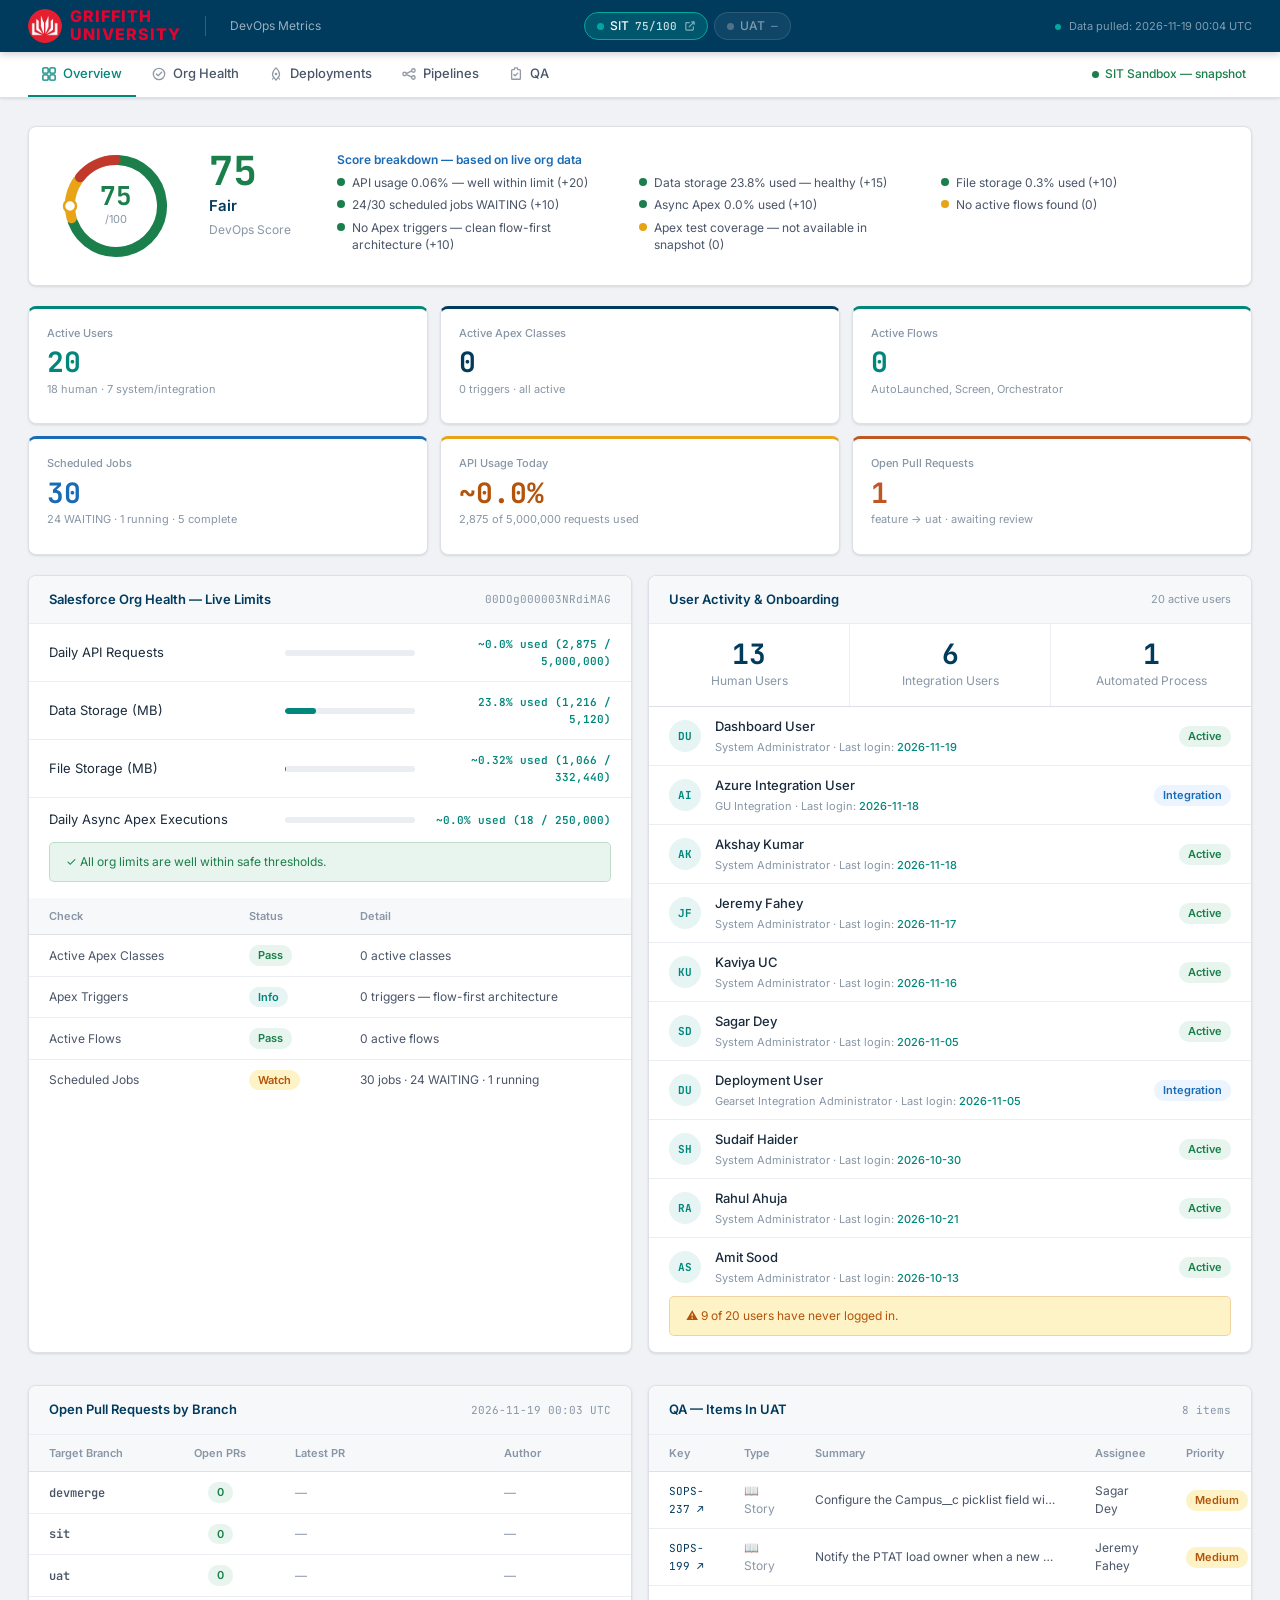
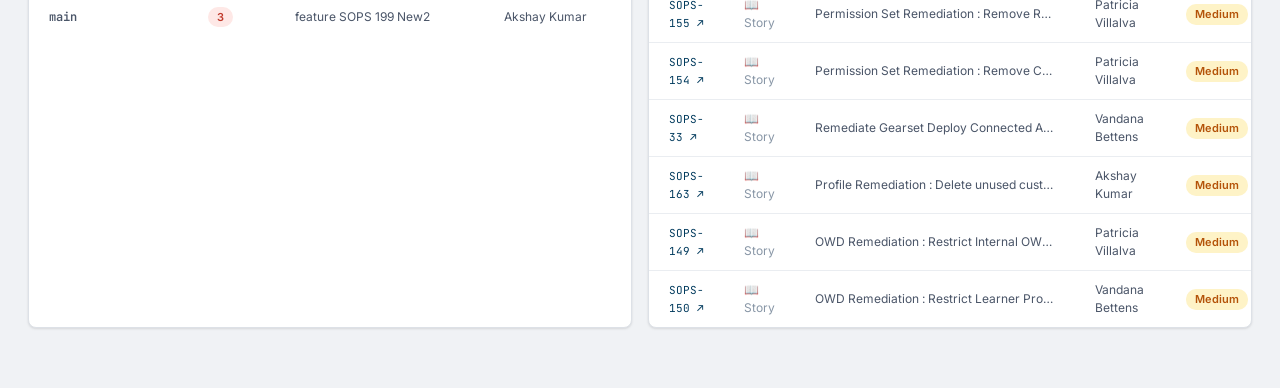
<file: index.html>
<!DOCTYPE html>
<html lang="en">
<head>
  <meta charset="UTF-8" />
  <meta name="viewport" content="width=device-width, initial-scale=1.0" />
  <title>Griffith University — DevOps Metrics</title>
  <link rel="preconnect" href="https://fonts.googleapis.com" />
  <link rel="preconnect" href="https://fonts.gstatic.com" crossorigin />
  <link href="https://fonts.googleapis.com/css2?family=Inter:wght@400;500;600;700&family=JetBrains+Mono:wght@400;600;700&display=swap" rel="stylesheet" />
  <link rel="stylesheet" href="css/style.css" />
</head>
<body>

  <!-- ═══════════════ TOPBAR ═══════════════ -->
  <header class="topbar">
  <div class="topbar-inner">
    <div class="topbar-brand">
      <a class="brand-logo" href="#">
        <img src="assets/GU_Logo.png" alt="Griffith University" class="brand-logo-img" />
        <span class="brand-name"><span>Griffith</span><span class="brand-name-sub">University</span></span>
      </a>
      <div class="topbar-divider"></div>
      <span class="topbar-subtitle">DevOps Metrics</span>
    </div>

    <!-- Org switcher pills -->
    <div class="org-switcher" id="org-switcher">
      <div class="org-pill active" data-org="sit">
        <span class="org-pill-dot"></span>
        SIT
        <span class="org-pill-score" id="pill-score-sit">—</span>
        <a class="org-pill-link" href="https://griffith--sit.sandbox.my.salesforce.com" target="_blank" rel="noopener" title="Open SIT org">
          <svg width="10" height="10" viewBox="0 0 12 12" fill="none"><path d="M5 2H2a1 1 0 0 0-1 1v7a1 1 0 0 0 1 1h7a1 1 0 0 0 1-1V7M8 1h3m0 0v3m0-3L5 7" stroke="currentColor" stroke-width="1.5" stroke-linecap="round" stroke-linejoin="round"/></svg>
        </a>
      </div>
      <div class="org-pill muted" data-org="uat">
        <span class="org-pill-dot"></span>
        UAT
        <span class="org-pill-score" id="pill-score-uat">—</span>
      </div>
    </div>

    <div class="topbar-right">
      <span class="topbar-data-note">
        <span class="dot-live"></span>
        Data pulled: <span id="data-pulled-date">—</span>
      </span>
      <div class="topbar-time" id="topbar-time"></div>
    </div>
  </div>
  </header>

  <!-- ═══════════════ SUB-NAV ═══════════════ -->
  <nav class="subnav">
  <div class="subnav-inner">
    <a href="#overview" class="nav-item active" data-section="overview">
      <svg width="14" height="14" viewBox="0 0 16 16" fill="none"><rect x="1" y="1" width="6" height="6" rx="1" stroke="currentColor" stroke-width="1.5"/><rect x="9" y="1" width="6" height="6" rx="1" stroke="currentColor" stroke-width="1.5"/><rect x="1" y="9" width="6" height="6" rx="1" stroke="currentColor" stroke-width="1.5"/><rect x="9" y="9" width="6" height="6" rx="1" stroke="currentColor" stroke-width="1.5"/></svg>
      Overview
    </a>
    <a href="#sf-health" class="nav-item" data-section="sf-health">
      <svg width="14" height="14" viewBox="0 0 16 16" fill="none"><circle cx="8" cy="8" r="6.5" stroke="currentColor" stroke-width="1.5"/><path d="M5 8l2 2 4-4" stroke="currentColor" stroke-width="1.5" stroke-linecap="round" stroke-linejoin="round"/></svg>
      Org Health
    </a>
    <a href="#sf-deployments" class="nav-item" data-section="sf-deployments">
      <svg width="14" height="14" viewBox="0 0 16 16" fill="none"><path d="M8 1C8 1 4 4.5 4 8.5c0 1.1.4 2.1 1 2.9L8 15l3-3.6c.6-.8 1-1.8 1-2.9C12 4.5 8 1 8 1Z" stroke="currentColor" stroke-width="1.5" stroke-linejoin="round"/><circle cx="8" cy="8" r="1.5" fill="currentColor"/><path d="M5.5 11.5L4 14M10.5 11.5L12 14" stroke="currentColor" stroke-width="1.2" stroke-linecap="round"/></svg>
      Deployments
    </a>
    <a href="#azure-pipelines" class="nav-item" data-section="azure-pipelines">
      <svg width="14" height="14" viewBox="0 0 16 16" fill="none"><circle cx="3" cy="8" r="2" stroke="currentColor" stroke-width="1.5"/><circle cx="13" cy="4" r="2" stroke="currentColor" stroke-width="1.5"/><circle cx="13" cy="12" r="2" stroke="currentColor" stroke-width="1.5"/><path d="M5 7.5l6-3M5 8.5l6 3" stroke="currentColor" stroke-width="1.5"/></svg>
      Pipelines
    </a>
    <a href="#qa" class="nav-item" data-section="qa">
      <svg width="14" height="14" viewBox="0 0 16 16" fill="none"><path d="M6.5 1h3l.5 2h2a1 1 0 0 1 1 1v9a1 1 0 0 1-1 1H4a1 1 0 0 1-1-1V4a1 1 0 0 1 1-1h2l.5-2Z" stroke="currentColor" stroke-width="1.5" stroke-linejoin="round"/><path d="M5.5 8.5l1.5 1.5 3-3" stroke="currentColor" stroke-width="1.5" stroke-linecap="round" stroke-linejoin="round"/></svg>
      QA
    </a>

    <div class="subnav-right">
      <a id="connection-status" class="conn-indicator connected" href="https://griffith--sit.sandbox.my.salesforce.com" target="_blank" rel="noopener" title="Open SIT Org">
        <span class="conn-dot"></span>
        <span class="conn-label">SIT Sandbox — snapshot</span>
      </a>
    </div>
  </div>
  </nav>

  <!-- Auth banner hidden — SIT data is always baked in -->
  <div id="auth-banner" class="auth-banner hidden"></div>

  <!-- ═══════════════ MAIN CONTENT ═══════════════ -->
  <main>

    <!-- ─── OVERVIEW SECTION ─── -->
    <section id="overview" class="section active">

      <!-- Org Health Score Hero -->
      <div class="score-hero">
        <!-- Donut ring -->
        <div class="score-donut-wrap">
          <svg id="donut-svg" viewBox="0 0 110 110" xmlns="http://www.w3.org/2000/svg">
            <!-- Track ring -->
            <circle cx="55" cy="55" r="46" fill="none" stroke="#EAEDF1" stroke-width="10"/>
            <!-- Coloured arc segments drawn by JS as <path> elements -->
          </svg>
          <div class="score-center">
            <span class="score-number" id="score-number">—</span>
            <span class="score-denom">/100</span>
          </div>
        </div>

        <!-- Score label -->
        <div class="score-label-block">
          <span class="score-value-large" id="score-value-large">89</span>
          <span class="score-verdict" id="score-verdict">Healthy</span>
          <span class="score-caption">DevOps Score</span>
        </div>

        <!-- Score breakdown -->
        <div>
          <div class="score-breakdown-title">Score breakdown — based on live org data</div>
          <div class="score-breakdown" id="score-breakdown">
            <div class="breakdown-item"><span class="breakdown-dot green"></span><span>API limits well within threshold (+15)</span></div>
            <div class="breakdown-item"><span class="breakdown-dot green"></span><span>Data &amp; file storage healthy (+10)</span></div>
            <div class="breakdown-item"><span class="breakdown-dot green"></span><span>All 323 flows active (+15)</span></div>
            <div class="breakdown-item"><span class="breakdown-dot green"></span><span>All 7 scheduled jobs WAITING (+10)</span></div>
            <div class="breakdown-item"><span class="breakdown-dot green"></span><span>32 active Apex classes, 0 errors (+10)</span></div>
            <div class="breakdown-item"><span class="breakdown-dot green"></span><span>No triggers — flow-first architecture (+5)</span></div>
            <div class="breakdown-item"><span class="breakdown-dot green"></span><span>No aborted async jobs (+10)</span></div>
            <div class="breakdown-item"><span class="breakdown-dot amber"></span><span>No Apex test results / coverage data</span></div>
          </div>
        </div>
      </div>

      <!-- 6-stat row -->
      <div class="stat-row">
        <div class="stat-card border-teal">
          <div class="stat-label">Active Users</div>
          <div class="stat-value" id="ov-active-users">—</div>
          <div class="stat-sub" id="ov-users-sub">loading…</div>
        </div>
        <div class="stat-card border-navy">
          <div class="stat-label">Active Apex Classes</div>
          <div class="stat-value navy" id="ov-apex-classes">32</div>
          <div class="stat-sub">0 triggers · all active</div>
        </div>
        <div class="stat-card border-teal">
          <div class="stat-label">Active Flows</div>
          <div class="stat-value" id="ov-flows">323</div>
          <div class="stat-sub">AutoLaunched, Screen, Orchestrator</div>
        </div>
        <div class="stat-card border-blue">
          <div class="stat-label">Scheduled Jobs</div>
          <div class="stat-value blue" id="ov-scheduled-jobs">7</div>
          <div class="stat-sub" id="ov-jobs-sub">All in WAITING state</div>
        </div>
        <div class="stat-card border-amber">
          <div class="stat-label">API Usage Today</div>
          <div class="stat-value amber" id="ov-api-today">~0.01%</div>
          <div class="stat-sub" id="ov-api-sub">23 of 441,450 requests used</div>
        </div>
        <div class="stat-card border-orange">
          <div class="stat-label">Open Pull Requests</div>
          <div class="stat-value orange" id="ov-open-prs">1</div>
          <div class="stat-sub" id="ov-pr-sub">feature → uat · awaiting review</div>
        </div>
      </div>

      <div class="two-col">
        <!-- Salesforce Live Limits -->
        <div class="panel">
          <div class="panel-header">
            <span class="panel-title">Salesforce Org Health — Live Limits</span>
            <span class="panel-meta mono" id="limits-org-id">—</span>
          </div>
          <div class="limits-list" id="ov-limits-list">
            <div class="limit-row">
              <span class="limit-name">Daily API Requests</span>
              <div class="limit-bar-wrap">
                <div class="limit-bar"><div class="limit-bar-fill teal" style="width:0.01%"></div></div>
              </div>
              <span class="limit-detail teal" id="lim-api">~0.01% used (23 / 441,450)</span>
            </div>
            <div class="limit-row">
              <span class="limit-name">Data Storage (MB)</span>
              <div class="limit-bar-wrap">
                <div class="limit-bar"><div class="limit-bar-fill teal" style="width:0%"></div></div>
              </div>
              <span class="limit-detail teal" id="lim-data">~0.0% used (0 / 52,537)</span>
            </div>
            <div class="limit-row">
              <span class="limit-name">File Storage (MB)</span>
              <div class="limit-bar-wrap">
                <div class="limit-bar"><div class="limit-bar-fill teal" style="width:0.001%"></div></div>
              </div>
              <span class="limit-detail teal" id="lim-file">~0.0% used (2 / 134,712)</span>
            </div>
            <div class="limit-row">
              <span class="limit-name">Daily Async Apex Executions</span>
              <div class="limit-bar-wrap">
                <div class="limit-bar"><div class="limit-bar-fill teal" style="width:0%"></div></div>
              </div>
              <span class="limit-detail teal" id="lim-async">~0.0% used (0 / 691,800)</span>
            </div>
          </div>
          <div class="ok-banner" id="limits-status-banner">
            ✓ All org limits are well within safe thresholds.
          </div>
          <!-- Checks table -->
          <table class="data-table checks-table" id="ov-checks-table">
            <thead><tr><th>Check</th><th>Status</th><th>Detail</th></tr></thead>
            <tbody id="ov-checks-tbody">
              <tr><td>Active Apex Classes</td><td><span class="badge green">Pass</span></td><td>32 active classes</td></tr>
              <tr><td>Apex Triggers</td><td><span class="badge teal">Info</span></td><td>0 triggers — flow-first architecture</td></tr>
              <tr><td>Active Flows</td><td><span class="badge green">Pass</span></td><td>323 active flows</td></tr>
              <tr><td>Scheduled Jobs</td><td><span class="badge green">Pass</span></td><td>7 jobs, all WAITING</td></tr>
            </tbody>
          </table>
        </div>

        <!-- User Activity & Onboarding -->
        <div class="panel">
          <div class="panel-header">
            <span class="panel-title">User Activity &amp; Onboarding</span>
            <span class="panel-meta" id="ua-active-count">—</span>
          </div>
          <div class="user-type-row">
            <div class="user-type-cell">
              <div class="user-type-count" id="ua-human">—</div>
              <div class="user-type-label">Human Users</div>
            </div>
            <div class="user-type-cell">
              <div class="user-type-count" id="ua-integration">—</div>
              <div class="user-type-label">Integration Users</div>
            </div>
            <div class="user-type-cell">
              <div class="user-type-count" id="ua-automated">—</div>
              <div class="user-type-label">Automated Process</div>
            </div>
          </div>
          <div id="ua-user-list">
            <div class="empty-row" style="padding:16px 0;text-align:center;color:var(--text-muted)">Loading users…</div>
          </div>
          <div class="inline-warning" id="ua-never-warning" style="display:none"></div>
        </div>
      </div>

      <!-- PR by branch + In UAT issues row -->
      <div class="two-col">

        <!-- Open Pull Requests by target branch -->
        <div class="panel">
          <div class="panel-header">
            <span class="panel-title">Open Pull Requests by Branch</span>
            <span class="panel-meta mono" id="ov-pr-fetched">—</span>
          </div>
          <table class="data-table" id="ov-pr-branch-table">
            <thead><tr><th>Target Branch</th><th style="text-align:center">Open PRs</th><th>Latest PR</th><th>Author</th></tr></thead>
            <tbody id="ov-pr-branch-tbody">
              <tr><td colspan="4" class="empty-row">Loading…</td></tr>
            </tbody>
          </table>
        </div>

        <!-- In UAT issues -->
        <div class="panel">
          <div class="panel-header">
            <span class="panel-title">QA — Items In UAT</span>
            <span class="panel-meta mono" id="ov-uat-count">—</span>
          </div>
          <table class="data-table" id="ov-uat-table">
            <thead><tr><th>Key</th><th>Type</th><th>Summary</th><th>Assignee</th><th>Priority</th></tr></thead>
            <tbody id="ov-uat-tbody">
              <tr><td colspan="5" class="empty-row">Loading…</td></tr>
            </tbody>
          </table>
        </div>

      </div>

    </section>

    <!-- ─── SF ORG HEALTH SECTION ─── -->
    <section id="sf-health" class="section">
      <h2 class="section-heading">Salesforce Org Health</h2>

      <!-- ── Official Salesforce Health Check panel ── -->
      <div class="panel sf-hc-panel">
        <div class="panel-header">
          <span class="panel-title">Salesforce Health Check</span>
          <span class="panel-meta">Security · Salesforce Baseline Standard</span>
        </div>
        <div class="sf-hc-body">
          <!-- Score gauge -->
          <div class="sf-hc-gauge">
            <div class="sf-hc-score-wrap">
              <span class="sf-hc-score-num" id="sf-hc-score">—</span>
              <span class="sf-hc-score-pct">%</span>
            </div>
            <div class="sf-hc-score-label" id="sf-hc-rating">Loading…</div>
            <div class="sf-hc-bar-wrap">
              <div class="sf-hc-bar-track">
                <div class="sf-hc-bar-fill" id="sf-hc-bar" style="width:0%"></div>
              </div>
            </div>
            <div class="sf-hc-version" id="sf-hc-version"></div>
          </div>
          <!-- Risk category breakdown -->
          <div class="sf-hc-risks" id="sf-hc-risk-summary">
            <!-- populated by JS -->
          </div>
        </div>
        <!-- Per-category collapsible sections (High / Medium / Low / Informational) -->
        <div class="sf-hc-categories" id="sf-hc-categories">
          <!-- populated by renderSFHealthCheck() -->
        </div>
      </div>

      <div class="stat-row four-col">
        <div class="stat-card border-teal">
          <div class="stat-label">Daily API Limit</div>
          <div class="stat-value" id="sh-api-pct">—</div>
          <div class="stat-sub" id="sh-api-detail">loading…</div>
          <div class="stat-bar"><div class="stat-bar-fill teal" id="sh-api-bar" style="width:0%"></div></div>
        </div>
        <div class="stat-card border-teal">
          <div class="stat-label">Async Apex (daily)</div>
          <div class="stat-value" id="sh-async-pct">—</div>
          <div class="stat-sub" id="sh-async-detail">loading…</div>
          <div class="stat-bar"><div class="stat-bar-fill teal" id="sh-async-bar" style="width:0%"></div></div>
        </div>
        <div class="stat-card border-teal">
          <div class="stat-label">Data Storage</div>
          <div class="stat-value" id="sh-data-pct">—</div>
          <div class="stat-sub" id="sh-data-detail">loading…</div>
          <div class="stat-bar"><div class="stat-bar-fill teal" id="sh-data-bar" style="width:0%"></div></div>
        </div>
        <div class="stat-card border-teal">
          <div class="stat-label">File Storage</div>
          <div class="stat-value" id="sh-file-pct">—</div>
          <div class="stat-sub" id="sh-file-detail">loading…</div>
          <div class="stat-bar"><div class="stat-bar-fill teal" id="sh-file-bar" style="width:0%"></div></div>
        </div>
      </div>

      <div class="two-col">
        <div class="panel">
          <div class="panel-header"><span class="panel-title">Storage Breakdown</span></div>
          <div class="storage-list" id="sh-storage-list">
            <!-- populated by JS from LIVE_DATA.limits -->
          </div>
        </div>

        <div class="panel">
          <div class="panel-header"><span class="panel-title">User Licence Summary</span></div>
          <div class="stat-row three-col" id="lic-summary-cards" style="padding:0 0 4px 0">
            <div class="stat-card border-navy" style="margin:0">
              <div class="stat-label">Total Allocated</div>
              <div class="stat-value navy" id="lic-total-allocated">—</div>
              <div class="stat-sub">across all licence types</div>
            </div>
            <div class="stat-card border-amber" style="margin:0">
              <div class="stat-label">Total In Use</div>
              <div class="stat-value amber" id="lic-total-used">—</div>
              <div class="stat-sub" id="lic-used-pct">—% utilisation</div>
            </div>
            <div class="stat-card border-red" style="margin:0">
              <div class="stat-label">At Risk (≤10% left)</div>
              <div class="stat-value red" id="lic-at-risk">—</div>
              <div class="stat-sub">licence types near limit</div>
            </div>
          </div>
        </div>
      </div>

      <!-- Licence usage detail panel -->
      <div class="panel">
        <div class="panel-header">
          <span class="panel-title">Licence Usage — SIT Sandbox</span>
        </div>
        <div id="lic-usage-grid" class="lic-usage-grid">
          <!-- populated by JS -->
        </div>
      </div>

      <div class="panel">
        <div class="panel-header">
          <span class="panel-title">Governor Limit Snapshot</span>
          <span class="panel-meta mono" id="sh-governor-time">Last checked: —</span>
        </div>
        <table class="data-table">
          <thead><tr><th>Limit</th><th>Max</th><th>Remaining</th><th>Used %</th><th>Status</th></tr></thead>
          <tbody id="sh-governor-tbody">
            <tr><td>Daily API Requests</td><td class="mono">441,450</td><td class="mono">441,427</td><td class="mono">0.01%</td><td><span class="badge green">OK</span></td></tr>
            <tr><td>Daily Bulk API Requests</td><td class="mono">10,000</td><td class="mono">9,847</td><td class="mono">1.5%</td><td><span class="badge green">OK</span></td></tr>
            <tr><td>Daily Streaming API Events</td><td class="mono">1,000,000</td><td class="mono">998,200</td><td class="mono">0.2%</td><td><span class="badge green">OK</span></td></tr>
            <tr><td>Daily Async Apex Executions</td><td class="mono">691,800</td><td class="mono">691,800</td><td class="mono">0.0%</td><td><span class="badge green">OK</span></td></tr>
            <tr><td>Concurrent Long-Running Apex</td><td class="mono">10</td><td class="mono">10</td><td class="mono">0%</td><td><span class="badge green">OK</span></td></tr>
            <tr><td>Data Storage (MB)</td><td class="mono">52,537</td><td class="mono">52,537</td><td class="mono">~0%</td><td><span class="badge green">OK</span></td></tr>
          </tbody>
        </table>
      </div>
    </section>

    <!-- ─── DEPLOYMENTS SECTION ─── -->
    <section id="sf-deployments" class="section">
      <h2 class="section-heading">Salesforce Deployments</h2>

      <div class="stat-row four-col">
        <div class="stat-card border-navy">
          <div class="stat-label">Deployments (30d)</div>
          <div class="stat-value navy" id="dep-total">47</div>
        </div>
        <div class="stat-card border-teal">
          <div class="stat-label">Success Rate</div>
          <div class="stat-value" id="dep-success-rate">91.5%</div>
        </div>
        <div class="stat-card border-red">
          <div class="stat-label">Failed</div>
          <div class="stat-value red" id="dep-failed">4</div>
        </div>
        <div class="stat-card border-blue">
          <div class="stat-label">Avg Deploy Time</div>
          <div class="stat-value blue" id="dep-avg-time">3m 42s</div>
        </div>
      </div>

      <!-- Deployment frequency trend chart -->
      <div class="panel">
        <div class="panel-header">
          <span class="panel-title">Deployment Frequency (Weekly)</span>
          <span class="panel-meta" id="dep-trend-meta"></span>
        </div>
        <div id="dep-trend-chart" style="padding:12px 0 4px"></div>
      </div>

      <div class="panel">
        <div class="panel-header">
          <span class="panel-title">Deployment History</span>
          <div class="panel-filters">
            <select id="dep-filter-status" class="filter-select">
              <option value="all">All statuses</option>
              <option value="Succeeded">Succeeded</option>
              <option value="Failed">Failed</option>
              <option value="InProgress">In Progress</option>
            </select>
            <select id="dep-filter-type" class="filter-select">
              <option value="all">All types</option>
              <option value="Deploy">Deploy</option>
              <option value="Validate">Validate only</option>
            </select>
          </div>
        </div>
        <table class="data-table" id="dep-table">
          <thead>
            <tr>
              <th>Deployment ID</th><th>Type</th><th>Deployed by</th>
              <th>Environment</th><th>Components</th><th>Duration</th><th>Status</th><th>Timestamp</th>
            </tr>
          </thead>
          <tbody id="dep-tbody"></tbody>
        </table>
      </div>
    </section>

    <!-- ─── AZURE DEVOPS SECTION ─── -->
    <section id="azure-pipelines" class="section">
      <div class="section-heading-row">
        <h2 class="section-heading">Azure DevOps</h2>
        <span class="section-meta" id="az-fetch-date"></span>
      </div>

      <!-- Summary stat cards -->
      <div class="stat-row four-col">
        <div class="stat-card border-navy">
          <div class="stat-label">Repositories</div>
          <div class="stat-value navy" id="az-repo-count">—</div>
          <div class="stat-sub" id="az-repo-sub">RSDF-SalesforcePlatform</div>
        </div>
        <div class="stat-card border-amber">
          <div class="stat-label">Open Pull Requests</div>
          <div class="stat-value amber" id="az-pr-open">—</div>
          <div class="stat-sub" id="az-pr-sub">awaiting review</div>
        </div>
        <div class="stat-card border-teal">
          <div class="stat-label">Merged PRs</div>
          <div class="stat-value teal" id="az-pr-merged">—</div>
          <div class="stat-sub" id="az-pr-merged-sub">completed</div>
        </div>
        <div class="stat-card border-red">
          <div class="stat-label">Abandoned PRs</div>
          <div class="stat-value red" id="az-pr-abandoned">—</div>
          <div class="stat-sub" id="az-pr-abandoned-sub">closed without merge</div>
        </div>
      </div>

      <!-- Data source note -->
      <div id="az-no-data-banner" class="info-banner hidden">
        <svg width="15" height="15" viewBox="0 0 20 20" fill="none"><circle cx="10" cy="10" r="8.5" stroke="currentColor" stroke-width="1.5"/><path d="M10 6v4M10 13.5v.5" stroke="currentColor" stroke-width="1.5" stroke-linecap="round"/></svg>
        Azure DevOps data not yet fetched. Add the <strong>AZURE_DEVOPS_PAT</strong> secret in GitHub Actions to auto-fetch on every deploy.
      </div>

      <!-- Pull Requests panel (primary view) -->
      <div class="panel">
        <div class="panel-header">
          <span class="panel-title">Pull Requests</span>
          <div class="panel-filters">
            <select id="az-pr-status-filter" class="filter-select">
              <option value="all">All statuses</option>
              <option value="active">Open</option>
              <option value="completed">Merged</option>
              <option value="abandoned">Abandoned</option>
            </select>
            <select id="az-pr-target-filter" class="filter-select">
              <option value="all">All target branches</option>
            </select>
            <select id="az-pr-repo-filter" class="filter-select">
              <option value="all">All repos</option>
            </select>
          </div>
        </div>
        <table class="data-table" id="az-pr-table">
          <thead>
            <tr>
              <th style="width:52px">PR #</th>
              <th>Title</th>
              <th>Source Branch</th>
              <th>Target Branch</th>
              <th>Author</th>
              <th>Created</th>
              <th style="width:90px">Status</th>
            </tr>
          </thead>
          <tbody id="az-pr-tbody">
            <tr><td colspan="7" class="empty-row">Loading…</td></tr>
          </tbody>
        </table>
      </div>

      <!-- Commits panel -->
      <div class="panel">
        <div class="panel-header">
          <span class="panel-title">Recent Commits</span>
          <div class="panel-filters">
            <select id="az-commit-repo-filter" class="filter-select">
              <option value="all">All repos</option>
            </select>
          </div>
        </div>
        <table class="data-table" id="az-commit-table">
          <thead>
            <tr>
              <th style="width:72px">Commit</th>
              <th>Message</th>
              <th>Repository</th>
              <th>Branch</th>
              <th>Author</th>
              <th>Date</th>
            </tr>
          </thead>
          <tbody id="az-commit-tbody">
            <tr><td colspan="6" class="empty-row">Loading…</td></tr>
          </tbody>
        </table>
      </div>

      <!-- Tags panel -->
      <div class="panel">
        <div class="panel-header">
          <span class="panel-title">Tags / Releases</span>
          <div class="panel-filters">
            <select id="az-tag-repo-filter" class="filter-select">
              <option value="all">All repos</option>
            </select>
          </div>
        </div>
        <table class="data-table" id="az-tag-table">
          <thead>
            <tr>
              <th>Tag</th>
              <th>Repository</th>
              <th>Commit</th>
              <th>Author</th>
              <th>Date</th>
            </tr>
          </thead>
          <tbody id="az-tag-tbody">
            <tr><td colspan="5" class="empty-row">Loading…</td></tr>
          </tbody>
        </table>
      </div>

    </section>

    <!-- ─── QA SECTION ─── -->
    <section id="qa" class="section">
      <div class="section-heading-row">
        <h2 class="section-heading">SOPS Board</h2>
        <span class="section-meta" id="jira-fetch-date"></span>
      </div>

      <!-- No-data banner -->
      <div id="jira-no-data-banner" class="info-banner hidden">
        <svg width="15" height="15" viewBox="0 0 20 20" fill="none"><circle cx="10" cy="10" r="8.5" stroke="currentColor" stroke-width="1.5"/><path d="M10 6v4M10 13.5v.5" stroke="currentColor" stroke-width="1.5" stroke-linecap="round"/></svg>
        Jira data not yet fetched. Add <strong>JIRA_API_TOKEN</strong> secret and <strong>JIRA_BASE_URL</strong> / <strong>JIRA_EMAIL</strong> / <strong>JIRA_PROJECT</strong> variables in GitHub Actions to auto-fetch on every deploy.
      </div>

      <!-- Summary stat cards -->
      <div class="stat-row four-col">
        <div class="stat-card border-amber">
          <div class="stat-label">Open Issues</div>
          <div class="stat-value amber" id="qa-open">—</div>
          <div class="stat-sub" id="qa-open-sub">To Do + In Progress</div>
        </div>
        <div class="stat-card border-red">
          <div class="stat-label">Bugs</div>
          <div class="stat-value red" id="qa-bugs">—</div>
          <div class="stat-sub" id="qa-bugs-sub">open bug issues</div>
        </div>
        <div class="stat-card border-teal">
          <div class="stat-label">In Testing / QA</div>
          <div class="stat-value teal" id="qa-in-testing">—</div>
          <div class="stat-sub" id="qa-in-testing-sub">currently being tested</div>
        </div>
        <div class="stat-card border-navy">
          <div class="stat-label">Done (this month)</div>
          <div class="stat-value navy" id="qa-done">—</div>
          <div class="stat-sub" id="qa-done-sub">resolved issues</div>
        </div>
      </div>

      <!-- Priority breakdown + Sprint info -->
      <div class="two-col">
        <!-- Priority breakdown -->
        <div class="panel">
          <div class="panel-header"><span class="panel-title">Open Issues by Priority</span></div>
          <div id="qa-priority-bars" class="qa-priority-bars">
            <!-- populated by JS -->
          </div>
        </div>

        <!-- Active sprint -->
        <div class="panel">
          <div class="panel-header"><span class="panel-title">Active Sprint</span></div>
          <div id="qa-sprint-info" class="qa-sprint-info">
            <div class="empty-row" style="padding:24px 0;text-align:center;color:var(--text-muted)">No sprint data</div>
          </div>
        </div>
      </div>

      <!-- Sprint trend chart -->
      <div class="panel">
        <div class="panel-header">
          <span class="panel-title">Weekly Issue Trend (by Sprint)</span>
          <span class="panel-meta" id="sprint-trend-meta"></span>
        </div>
        <div id="sprint-trend-chart" style="padding:12px 0 4px"></div>
      </div>

      <!-- Board tabs: Active Sprint / Backlog -->
      <div class="qa-board-tabs">
        <button class="qa-tab-btn active" data-tab="sprint">Active Sprint</button>
        <button class="qa-tab-btn" data-tab="backlog">Backlog</button>
      </div>

      <!-- Issues table -->
      <div class="panel">
        <div class="panel-header">
          <span class="panel-title" id="qa-table-title">Active Sprint Issues</span>
          <div class="panel-filters">
            <select id="qa-type-filter" class="filter-select">
              <option value="all">All types</option>
            </select>
            <select id="qa-status-filter" class="filter-select">
              <option value="all">All statuses</option>
            </select>
            <select id="qa-priority-filter" class="filter-select">
              <option value="all">All priorities</option>
              <option value="Highest">Highest</option>
              <option value="High">High</option>
              <option value="Medium">Medium</option>
              <option value="Low">Low</option>
              <option value="Lowest">Lowest</option>
            </select>
            <select id="qa-assignee-filter" class="filter-select">
              <option value="all">All assignees</option>
            </select>
            <input id="qa-search" class="filter-search" type="text" placeholder="Search issues…" />
          </div>
        </div>
        <table class="data-table" id="qa-issues-table">
          <thead>
            <tr>
              <th style="width:90px">Key</th>
              <th>Summary</th>
              <th style="width:80px">Type</th>
              <th style="width:110px">Status</th>
              <th style="width:80px">Priority</th>
              <th>Assignee</th>
              <th style="width:95px">Updated</th>
              <th style="width:90px">Azure Branch</th>
            </tr>
          </thead>
          <tbody id="qa-issues-tbody">
            <tr><td colspan="8" class="empty-row">Loading…</td></tr>
          </tbody>
        </table>
        <div class="panel-footer" id="qa-issues-count"></div>
      </div>

    </section>

  </main>

  <!-- ═══════════════ OAUTH MODAL ═══════════════ -->
  <div id="oauth-modal" class="modal hidden">
    <div class="modal-backdrop"></div>
    <div class="modal-box">
      <div class="modal-header">
        <h3>Connect Salesforce Org</h3>
        <button class="modal-close" id="modal-close">✕</button>
      </div>
      <div class="modal-body">
        <div class="form-group">
          <label>Instance URL</label>
          <input type="text" id="sf-instance-url" class="form-input" placeholder="https://yourorg.my.salesforce.com" />
        </div>
        <div class="form-group">
          <label>Client ID (Consumer Key)</label>
          <input type="text" id="sf-client-id" class="form-input" placeholder="Connected App Consumer Key" />
        </div>
        <div class="form-group">
          <label>Redirect URI</label>
          <input type="text" id="sf-redirect-uri" class="form-input" readonly />
        </div>
        <p class="modal-note">You will be redirected to Salesforce to authorise this dashboard. Credentials are stored only in your browser session and are never sent to any third party.</p>
      </div>
      <div class="modal-footer">
        <button class="btn-secondary" id="modal-cancel">Cancel</button>
        <button class="btn-primary" id="modal-connect">Authorise with Salesforce</button>
      </div>
    </div>
  </div>

  <script src="js/data.js"></script>
  <script src="js/sf-api.js"></script>
  <script src="js/dashboard.js"></script>
</body>
</html>
</file>
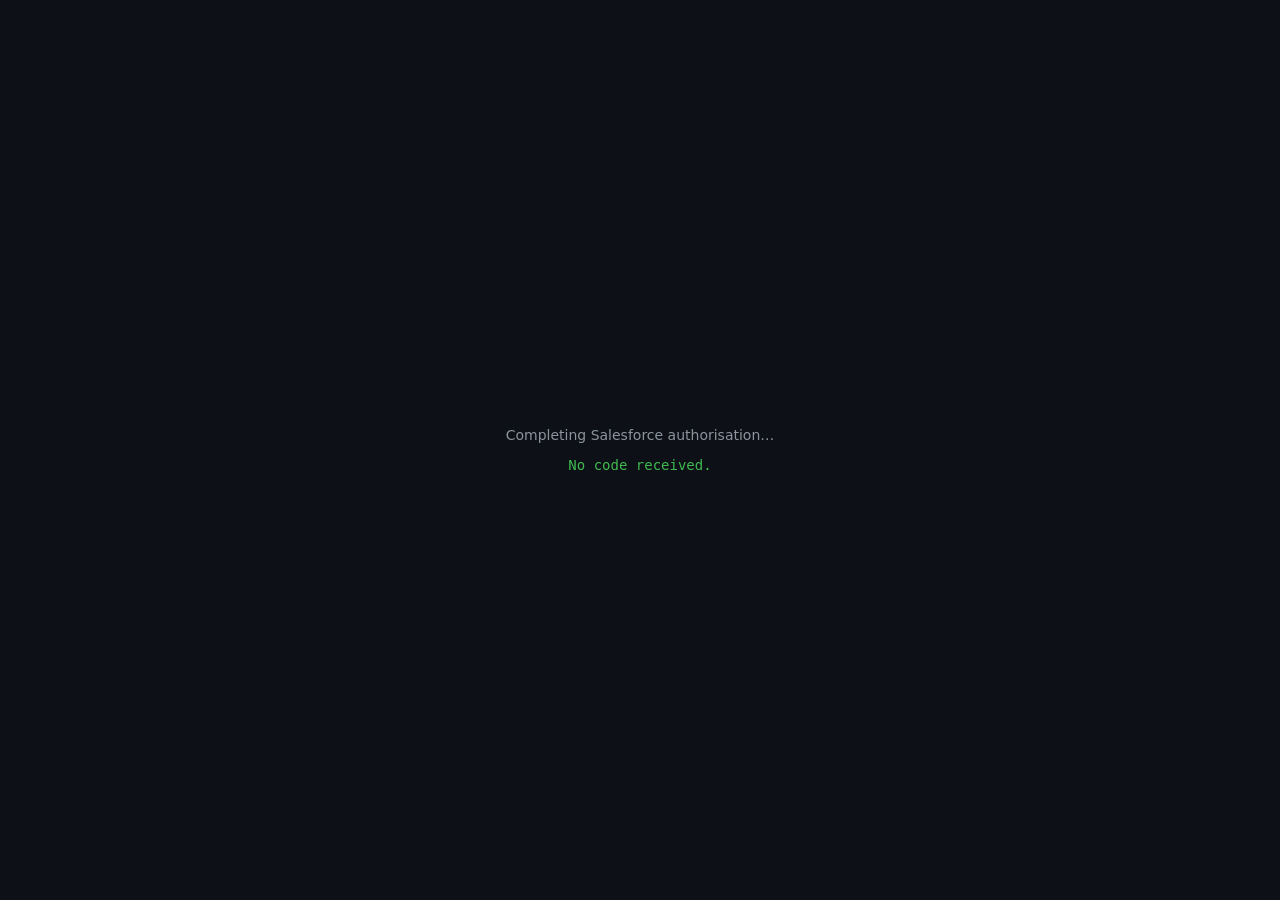
<file: callback.html>
<!DOCTYPE html>
<html lang="en">
<head>
  <meta charset="UTF-8" />
  <title>Salesforce OAuth Callback</title>
  <style>
    :root { color-scheme: dark; }
    body {
      background: #0D1117;
      color: #E6EDF3;
      font-family: 'Inter', system-ui, sans-serif;
      display: flex;
      align-items: center;
      justify-content: center;
      min-height: 100vh;
      margin: 0;
    }
    .msg { text-align: center; font-size: 14px; color: #8B949E; }
    .mono { font-family: monospace; color: #3FB950; }
  </style>
</head>
<body>
<div class="msg">
  <p>Completing Salesforce authorisation…</p>
  <p class="mono" id="status">Processing</p>
</div>
<script>
  (function () {
    const params = new URLSearchParams(window.location.search);
    const code   = params.get('code');
    const error  = params.get('error');

    if (code) {
      // Post code back to the opener (dashboard)
      if (window.opener) {
        window.opener.postMessage({ type: 'SF_OAUTH_CODE', code }, window.location.origin);
        document.getElementById('status').textContent = 'Authorised. Closing…';
      } else {
        // Fallback: store in sessionStorage and redirect
        sessionStorage.setItem('gu_sf_oauth_code', code);
        window.location.href = './index.html?oauth=callback';
      }
    } else if (error) {
      if (window.opener) {
        window.opener.postMessage({ type: 'SF_OAUTH_ERROR', error: params.get('error_description') || error }, window.location.origin);
      }
      document.getElementById('status').textContent = 'Error: ' + error;
    } else {
      document.getElementById('status').textContent = 'No code received.';
    }
  })();
</script>
</body>
</html>
</file>
<file: css/style.css>
/* =========================================================
   Griffith DevOps Dashboard — Griffith University Light Theme
   ========================================================= */

:root {
  color-scheme: light;

  /* Griffith brand */
  --navy:           #003A5D;   /* Griffith dark navy */
  --navy-mid:       #004F7C;
  --teal:           #00867A;   /* Griffith teal / primary action */
  --teal-light:     #E6F4F3;
  --teal-mid:       #00A99D;
  --gold:           #E8A317;   /* Griffith gold */

  /* Backgrounds */
  --bg-page:        #F0F2F5;
  --bg-white:       #FFFFFF;
  --bg-subtle:      #F7F8FA;

  /* Borders */
  --border:         #DDE1E7;
  --border-light:   #EAEDF1;

  /* Text */
  --text-primary:   #1A2B3C;
  --text-secondary: #4A5568;
  --text-muted:     #8896A6;

  /* Status */
  --green:          #1A7F4B;
  --green-bg:       #E8F5EE;
  --amber:          #B45309;
  --amber-bg:       #FEF3C7;
  --red:            #C0392B;
  --red-bg:         #FEE8E6;
  --blue:           #1A6BB5;
  --blue-bg:        #EBF4FF;
  --orange:         #C05621;
  --orange-bg:      #FFF0E6;

  /* Layout */
  --topbar-h:       52px;
  --font-ui:        'Inter', system-ui, -apple-system, sans-serif;
  --font-mono:      'JetBrains Mono', 'Fira Code', ui-monospace, monospace;
  --radius:         8px;
  --radius-sm:      5px;
  --shadow-sm:      0 1px 3px rgba(0,0,0,0.08), 0 1px 2px rgba(0,0,0,0.04);
  --shadow:         0 2px 8px rgba(0,0,0,0.08), 0 1px 3px rgba(0,0,0,0.05);
}

*, *::before, *::after { box-sizing: border-box; margin: 0; padding: 0; }
html { scroll-behavior: smooth; }

body {
  background: var(--bg-page);
  color: var(--text-primary);
  font-family: var(--font-ui);
  font-size: 13px;
  line-height: 1.5;
  min-height: 100vh;
}

/* =========================================================
   TOPBAR — dark navy Griffith header
   ========================================================= */
.topbar {
  height: var(--topbar-h);
  background: var(--navy);
  position: sticky;
  top: 0;
  z-index: 100;
  box-shadow: 0 2px 8px rgba(0,0,0,0.2);
}

.topbar-inner {
  max-width: 1400px;
  margin: 0 auto;
  padding: 0 28px;
  height: 100%;
  display: flex;
  align-items: center;
  justify-content: space-between;
}

.topbar-brand {
  display: flex;
  align-items: center;
  gap: 10px;
}

.brand-logo {
  display: flex;
  align-items: center;
  gap: 8px;
  text-decoration: none;
}

.brand-logo-img {
  height: 34px;
  width: 34px;
  object-fit: contain;
  border-radius: 50%;
  flex-shrink: 0;
}

.brand-mark {
  background: var(--gold);
  color: var(--navy);
  font-family: var(--font-mono);
  font-weight: 700;
  font-size: 12px;
  width: 28px;
  height: 28px;
  display: flex;
  align-items: center;
  justify-content: center;
  border-radius: 4px;
  flex-shrink: 0;
}

.brand-crest {
  flex-shrink: 0;
  display: block;
  filter: drop-shadow(0 1px 2px rgba(0,0,0,0.25));
}

.brand-name {
  display: flex;
  flex-direction: column;
  line-height: 1.1;
}

.brand-name span {
  color: #E4032E;
  font-size: 16px;
  font-weight: 800;
  letter-spacing: 0.06em;
  text-transform: uppercase;
}

.brand-name-sub {
  color: #E4032E;
  font-size: 11px;
  font-weight: 600;
  letter-spacing: 0.14em;
  text-transform: uppercase;
}

.topbar-divider {
  width: 1px;
  height: 20px;
  background: rgba(255,255,255,0.2);
  margin: 0 14px;
}

.topbar-subtitle {
  color: rgba(255,255,255,0.6);
  font-size: 12px;
}

/* Org switcher pills */
.org-switcher {
  display: flex;
  align-items: center;
  gap: 6px;
}

.org-pill {
  display: flex;
  align-items: center;
  gap: 6px;
  background: rgba(255,255,255,0.1);
  border: 1px solid rgba(255,255,255,0.2);
  border-radius: 20px;
  padding: 4px 12px;
  cursor: pointer;
  font-size: 12px;
  font-weight: 500;
  color: rgba(255,255,255,0.8);
  transition: background 0.15s;
}

.org-pill:hover {
  background: rgba(255,255,255,0.18);
  color: #fff;
}

.org-pill.active {
  background: rgba(0,169,157,0.25);
  border-color: var(--teal-mid);
  color: #fff;
}

.org-pill-dot {
  width: 7px;
  height: 7px;
  border-radius: 50%;
  background: var(--teal-mid);
  flex-shrink: 0;
}

.org-pill.warn .org-pill-dot   { background: var(--gold); }
.org-pill.error .org-pill-dot  { background: #F87171; }
.org-pill.muted                { opacity: 0.6; }
.org-pill.muted .org-pill-dot  { background: var(--text-muted); }

.org-pill-score {
  font-family: var(--font-mono);
  font-size: 11px;
  opacity: 0.8;
}

.org-pill-link {
  display: flex;
  align-items: center;
  color: rgba(255,255,255,0.5);
  text-decoration: none;
  margin-left: 2px;
  transition: color 0.15s;
}

.org-pill-link:hover { color: #fff; }

/* Topbar right actions */
.topbar-right {
  display: flex;
  align-items: center;
  gap: 14px;
}

.topbar-data-note {
  font-size: 11px;
  color: rgba(255,255,255,0.5);
}

.topbar-data-note .dot-live {
  display: inline-block;
  width: 6px;
  height: 6px;
  border-radius: 50%;
  background: var(--teal-mid);
  margin-right: 5px;
  vertical-align: middle;
}

.btn-refresh {
  display: flex;
  align-items: center;
  gap: 6px;
  background: rgba(255,255,255,0.1);
  border: 1px solid rgba(255,255,255,0.25);
  color: rgba(255,255,255,0.8);
  font-family: var(--font-ui);
  font-size: 12px;
  padding: 5px 11px;
  border-radius: var(--radius-sm);
  cursor: pointer;
  transition: background 0.15s;
}

.btn-refresh:hover { background: rgba(255,255,255,0.18); color: #fff; }

.btn-refresh.spinning svg {
  animation: spin 0.8s linear infinite;
}

@keyframes spin { to { transform: rotate(360deg); } }

.topbar-time {
  font-family: var(--font-mono);
  font-size: 11px;
  color: rgba(255,255,255,0.4);
}

/* =========================================================
   SUB-NAV (horizontal tab nav below topbar)
   ========================================================= */
.subnav {
  background: var(--bg-white);
  border-bottom: 1px solid var(--border);
  position: sticky;
  top: var(--topbar-h);
  z-index: 90;
  box-shadow: var(--shadow-sm);
}

.subnav-inner {
  max-width: 1400px;
  margin: 0 auto;
  padding: 0 28px;
  display: flex;
  align-items: center;
  gap: 2px;
}

.nav-item {
  display: flex;
  align-items: center;
  gap: 7px;
  padding: 12px 14px 11px;
  border-bottom: 2px solid transparent;
  color: var(--text-secondary);
  text-decoration: none;
  font-size: 13px;
  font-weight: 500;
  white-space: nowrap;
  transition: color 0.15s, border-color 0.15s;
}

.nav-item:hover { color: var(--teal); }

.nav-item.active {
  color: var(--teal);
  border-bottom-color: var(--teal);
}

.nav-item svg {
  flex-shrink: 0;
  opacity: 0.6;
}

.nav-item.active svg { opacity: 1; }

.subnav-right {
  margin-left: auto;
  display: flex;
  align-items: center;
  gap: 10px;
  padding: 8px 0;
}

.btn-connect {
  background: var(--teal);
  border: none;
  color: #fff;
  font-family: var(--font-ui);
  font-size: 12px;
  font-weight: 600;
  padding: 6px 14px;
  border-radius: var(--radius-sm);
  cursor: pointer;
  transition: background 0.15s;
}

.btn-connect:hover { background: var(--teal-mid); }

.conn-indicator {
  display: flex;
  align-items: center;
  gap: 6px;
  font-size: 12px;
  text-decoration: none;
  border-radius: 4px;
  padding: 2px 6px;
  transition: background 0.15s;
}
a.conn-indicator:hover {
  background: rgba(255,255,255,0.08);
}
a.conn-indicator:hover .conn-label {
  text-decoration: underline;
}

.conn-dot {
  width: 7px;
  height: 7px;
  border-radius: 50%;
  flex-shrink: 0;
}

.conn-indicator.connected .conn-dot   { background: var(--green); }
.conn-indicator.disconnected .conn-dot { background: var(--text-muted); }
.conn-indicator.connected .conn-label  { color: var(--green); font-weight: 500; }
.conn-indicator.disconnected .conn-label { color: var(--text-muted); }

.last-refresh {
  font-size: 11px;
  color: var(--text-muted);
  font-family: var(--font-mono);
}

/* =========================================================
   AUTH BANNER
   ========================================================= */
.auth-banner {
  background: var(--blue-bg);
  border-bottom: 1px solid rgba(26,107,181,0.2);
  padding: 9px 28px;
}

.auth-banner.hidden { display: none; }

.auth-banner-inner {
  display: flex;
  align-items: center;
  gap: 10px;
  font-size: 13px;
  color: var(--blue);
}

.btn-connect-inline {
  background: var(--blue);
  border: none;
  color: #fff;
  font-family: var(--font-ui);
  font-size: 12px;
  font-weight: 600;
  padding: 4px 12px;
  border-radius: var(--radius-sm);
  cursor: pointer;
  margin-left: auto;
  flex-shrink: 0;
}

/* =========================================================
   MAIN + SECTIONS
   ========================================================= */
main {
  max-width: 1400px;
  margin: 0 auto;
  padding: 0 28px;
}

.section {
  display: none;
  padding: 28px 0;
}

.section.active { display: block; }

.section-heading {
  font-size: 16px;
  font-weight: 600;
  color: var(--navy);
  margin-bottom: 20px;
  padding-bottom: 12px;
  border-bottom: 2px solid var(--teal-light);
}

/* =========================================================
   ORG HEALTH SCORE HERO (Overview section)
   ========================================================= */
.score-hero {
  background: var(--bg-white);
  border: 1px solid var(--border);
  border-radius: var(--radius);
  padding: 24px 32px;
  display: grid;
  grid-template-columns: 120px 100px 1fr;
  gap: 28px;
  align-items: start;
  margin-bottom: 20px;
  box-shadow: var(--shadow-sm);
}

.score-donut-wrap {
  position: relative;
  width: 110px;
  height: 110px;
  flex-shrink: 0;
}

.score-donut-wrap svg {
  width: 110px;
  height: 110px;
}

.score-center {
  position: absolute;
  inset: 0;
  display: flex;
  flex-direction: column;
  align-items: center;
  justify-content: center;
  pointer-events: none;
}

.score-number {
  font-family: var(--font-mono);
  font-size: 26px;
  font-weight: 700;
  color: var(--navy);
  line-height: 1;
}

.score-denom {
  font-size: 11px;
  color: var(--text-muted);
  margin-top: 2px;
}

.score-label-block {
  display: flex;
  flex-direction: column;
  gap: 4px;
}

.score-value-large {
  font-family: var(--font-mono);
  font-size: 40px;
  font-weight: 700;
  color: var(--teal);
  line-height: 1;
}

.score-verdict {
  font-size: 15px;
  font-weight: 600;
  color: var(--navy);
}

.score-caption {
  font-size: 12px;
  color: var(--text-muted);
}

.score-breakdown {
  display: grid;
  grid-template-columns: 1fr 1fr 1fr;
  gap: 6px 24px;
}

.score-breakdown-title {
  font-size: 12px;
  font-weight: 600;
  color: var(--blue);
  margin-bottom: 6px;
  grid-column: 1 / -1;
}

.breakdown-item {
  display: flex;
  align-items: flex-start;
  gap: 7px;
  font-size: 12px;
  color: var(--text-secondary);
  line-height: 1.4;
}

.breakdown-dot {
  width: 8px;
  height: 8px;
  border-radius: 50%;
  margin-top: 3px;
  flex-shrink: 0;
}

.breakdown-dot.green  { background: var(--green); }
.breakdown-dot.amber  { background: var(--gold); }
.breakdown-dot.red    { background: var(--red); }

/* =========================================================
   STAT CARDS
   ========================================================= */
.stat-row {
  display: grid;
  grid-template-columns: repeat(6, 1fr);
  gap: 12px;
  margin-bottom: 20px;
}

.stat-row.four-col {
  grid-template-columns: repeat(4, 1fr);
}

.stat-card {
  background: var(--bg-white);
  border: 1px solid var(--border);
  border-radius: var(--radius);
  padding: 16px 18px;
  box-shadow: var(--shadow-sm);
  position: relative;
}

.stat-card.border-teal   { border-top: 3px solid var(--teal); }
.stat-card.border-amber  { border-top: 3px solid var(--gold); }
.stat-card.border-red    { border-top: 3px solid var(--red); }
.stat-card.border-blue   { border-top: 3px solid var(--blue); }
.stat-card.border-orange { border-top: 3px solid var(--orange); }
.stat-card.border-navy   { border-top: 3px solid var(--navy); }

.stat-label {
  font-size: 11px;
  color: var(--text-muted);
  margin-bottom: 6px;
  font-weight: 500;
}

.stat-value {
  font-size: 28px;
  font-weight: 700;
  line-height: 1.1;
  margin-bottom: 4px;
  font-family: var(--font-mono);
  color: var(--teal);
}

.stat-value.navy  { color: var(--navy); }
.stat-value.amber { color: var(--amber); }
.stat-value.red   { color: var(--red); }
.stat-value.blue  { color: var(--blue); }
.stat-value.teal  { color: var(--teal); }
.stat-value.orange{ color: var(--orange); }

/* Branch target pill in PR table */
.branch-target {
  display: inline-block;
  background: var(--teal-light);
  color: var(--teal);
  border-radius: 3px;
  padding: 1px 6px;
  font-size: 11px;
  font-weight: 500;
}

.stat-sub {
  font-size: 11px;
  color: var(--text-muted);
  margin-bottom: 10px;
  line-height: 1.4;
}

.stat-bar {
  height: 3px;
  background: var(--border-light);
  border-radius: 2px;
  overflow: hidden;
}

.stat-bar-fill {
  height: 100%;
  border-radius: 2px;
  transition: width 0.5s ease;
}

.stat-bar-fill.teal  { background: var(--teal); }
.stat-bar-fill.amber { background: var(--amber); }
.stat-bar-fill.red   { background: var(--red); }
.stat-bar-fill.blue  { background: var(--blue); }

/* =========================================================
   PANELS
   ========================================================= */
.panel {
  background: var(--bg-white);
  border: 1px solid var(--border);
  border-radius: var(--radius);
  margin-bottom: 16px;
  overflow: hidden;
  box-shadow: var(--shadow-sm);
}

.panel-header {
  display: flex;
  align-items: center;
  justify-content: space-between;
  padding: 14px 20px;
  border-bottom: 1px solid var(--border-light);
  background: var(--bg-subtle);
}

.panel-title {
  font-size: 13px;
  font-weight: 600;
  color: var(--navy);
}

.panel-meta {
  font-size: 11px;
  color: var(--text-muted);
}

.panel-link {
  font-size: 12px;
  color: var(--teal);
  text-decoration: none;
  font-weight: 500;
}

.panel-link:hover { text-decoration: underline; }

.panel-filters {
  display: flex;
  gap: 8px;
}

.filter-select {
  background: var(--bg-white);
  border: 1px solid var(--border);
  color: var(--text-secondary);
  font-family: var(--font-ui);
  font-size: 12px;
  padding: 4px 8px;
  border-radius: var(--radius-sm);
  cursor: pointer;
}

/* =========================================================
   LIVE LIMITS PANEL — inline progress rows
   ========================================================= */
.limits-list {
  display: flex;
  flex-direction: column;
}

.limit-row {
  display: grid;
  grid-template-columns: 220px 1fr 180px;
  align-items: center;
  gap: 16px;
  padding: 12px 20px;
  border-bottom: 1px solid var(--border-light);
}

.limit-row:last-child { border-bottom: none; }

.limit-name {
  font-size: 13px;
  color: var(--text-primary);
}

.limit-bar-wrap { display: flex; align-items: center; gap: 10px; }

.limit-bar {
  flex: 1;
  height: 6px;
  background: var(--border-light);
  border-radius: 3px;
  overflow: hidden;
}

.limit-bar-fill {
  height: 100%;
  border-radius: 3px;
  transition: width 0.5s ease;
}

.limit-bar-fill.teal  { background: var(--teal); }
.limit-bar-fill.amber { background: var(--gold); }
.limit-bar-fill.red   { background: var(--red); }

.limit-pct {
  font-family: var(--font-mono);
  font-size: 11px;
  color: var(--text-secondary);
  white-space: nowrap;
}

.limit-detail {
  font-family: var(--font-mono);
  font-size: 11px;
  color: var(--text-muted);
  text-align: right;
}

.limit-detail.teal  { color: var(--teal);  font-weight: 600; }
.limit-detail.amber { color: var(--amber); font-weight: 600; }
.limit-detail.red   { color: var(--red);   font-weight: 600; }

/* =========================================================
   DATA TABLES
   ========================================================= */
.data-table {
  width: 100%;
  border-collapse: collapse;
}

.data-table th {
  text-align: left;
  font-size: 11px;
  font-weight: 600;
  color: var(--text-muted);
  padding: 10px 20px;
  border-bottom: 1px solid var(--border);
  background: var(--bg-subtle);
  white-space: nowrap;
}

.data-table td {
  padding: 10px 20px;
  color: var(--text-secondary);
  border-bottom: 1px solid var(--border-light);
  font-size: 12px;
}

.data-table tr:last-child td { border-bottom: none; }

.data-table tbody tr:hover { background: var(--bg-subtle); }

/* =========================================================
   BADGES
   ========================================================= */
.badge {
  display: inline-flex;
  align-items: center;
  font-size: 11px;
  font-weight: 600;
  padding: 2px 9px;
  border-radius: 10px;
}

.badge.green  { background: var(--green-bg);  color: var(--green); }
.badge.amber  { background: var(--amber-bg);  color: var(--amber); }
.badge.red    { background: var(--red-bg);    color: var(--red); }
.badge.blue   { background: var(--blue-bg);   color: var(--blue); }
.badge.teal   { background: var(--teal-light);color: var(--teal); }
.badge.muted  { background: var(--bg-subtle); color: var(--text-secondary); }
.badge.orange { background: var(--orange-bg); color: var(--orange); }

/* =========================================================
   STATUS DOTS
   ========================================================= */
.status-dot {
  width: 8px;
  height: 8px;
  border-radius: 50%;
  flex-shrink: 0;
}

.status-dot.green  { background: var(--green); }
.status-dot.amber  { background: var(--gold); animation: pulse-amber 2s infinite; }
.status-dot.red    { background: var(--red); }
.status-dot.muted  { background: var(--text-muted); }

@keyframes pulse-amber {
  0%, 100% { opacity: 1; }
  50%       { opacity: 0.45; }
}

/* =========================================================
   USER ACTIVITY PANEL
   ========================================================= */
.user-type-row {
  display: grid;
  grid-template-columns: repeat(3, 1fr);
  gap: 1px;
  background: var(--border-light);
  border-bottom: 1px solid var(--border);
}

.user-type-cell {
  background: var(--bg-white);
  padding: 16px 20px;
  text-align: center;
}

.user-type-count {
  font-family: var(--font-mono);
  font-size: 28px;
  font-weight: 700;
  color: var(--navy);
  line-height: 1;
}

.user-type-label {
  font-size: 12px;
  color: var(--text-muted);
  margin-top: 4px;
}

.user-list-item {
  display: grid;
  grid-template-columns: 34px 1fr auto;
  align-items: center;
  gap: 12px;
  padding: 10px 20px;
  border-bottom: 1px solid var(--border-light);
}

.user-list-item:last-child { border-bottom: none; }

.user-avatar {
  width: 32px;
  height: 32px;
  border-radius: 50%;
  background: var(--teal-light);
  color: var(--teal);
  font-family: var(--font-mono);
  font-size: 11px;
  font-weight: 700;
  display: flex;
  align-items: center;
  justify-content: center;
  flex-shrink: 0;
}

.user-info { display: flex; flex-direction: column; gap: 2px; }

.user-name { font-size: 13px; color: var(--text-primary); font-weight: 500; }

.user-meta { font-size: 11px; color: var(--text-muted); }

.user-meta .never { color: var(--red); font-weight: 500; }
.user-meta .recent { color: var(--teal); font-weight: 500; }

/* =========================================================
   CHECKS TABLE (governor / org checks)
   ========================================================= */
.checks-table th:first-child,
.checks-table td:first-child { width: 200px; }

/* =========================================================
   TWO-COLUMN LAYOUT
   ========================================================= */
.two-col {
  display: grid;
  grid-template-columns: 1fr 1fr;
  gap: 16px;
  margin-bottom: 16px;
}

/* =========================================================
   PIPELINE MINI LIST
   ========================================================= */
.pipeline-mini-list { display: flex; flex-direction: column; }

.pipeline-mini-item {
  display: flex;
  align-items: center;
  gap: 10px;
  padding: 10px 20px;
  border-bottom: 1px solid var(--border-light);
  font-size: 13px;
}

.pipeline-mini-item:last-child { border-bottom: none; }

.pipeline-name {
  flex: 1;
  color: var(--text-primary);
  font-family: var(--font-mono);
  font-size: 12px;
  overflow: hidden;
  text-overflow: ellipsis;
  white-space: nowrap;
}

.pipeline-time { font-size: 11px; color: var(--text-muted); font-family: var(--font-mono); }

/* =========================================================
   STORAGE LIST
   ========================================================= */
.storage-list {
  display: flex;
  flex-direction: column;
  gap: 14px;
  padding: 20px;
}

.storage-item { display: flex; flex-direction: column; gap: 6px; }

.storage-label { font-size: 13px; color: var(--text-secondary); }

.storage-bar-wrap { display: flex; align-items: center; gap: 12px; }

.storage-bar {
  flex: 1;
  height: 7px;
  background: var(--border-light);
  border-radius: 4px;
  overflow: hidden;
}

.storage-bar-fill {
  height: 100%;
  border-radius: 4px;
  transition: width 0.5s ease;
}

.storage-bar-fill.teal  { background: var(--teal); }
.storage-bar-fill.amber { background: var(--gold); }

/* =========================================================
   BAR CHART LIST
   ========================================================= */
.bar-chart-list {
  display: flex;
  flex-direction: column;
  gap: 10px;
  padding: 18px 20px;
}

.bar-chart-item {
  display: grid;
  grid-template-columns: 160px 1fr 48px;
  align-items: center;
  gap: 12px;
}

.bar-chart-name {
  font-family: var(--font-mono);
  font-size: 11px;
  color: var(--text-secondary);
  overflow: hidden;
  text-overflow: ellipsis;
  white-space: nowrap;
}

.bar-chart-bar {
  height: 7px;
  background: var(--border-light);
  border-radius: 4px;
  overflow: hidden;
}

.bar-chart-fill {
  height: 100%;
  border-radius: 4px;
}

.bar-chart-fill.high   { background: var(--teal); }
.bar-chart-fill.medium { background: var(--gold); }
.bar-chart-fill.low    { background: var(--red); }

.bar-chart-pct {
  font-family: var(--font-mono);
  font-size: 11px;
  color: var(--text-secondary);
  text-align: right;
}

/* =========================================================
   WARNING BANNER (inline)
   ========================================================= */
.inline-warning {
  background: var(--amber-bg);
  border: 1px solid rgba(180,83,9,0.2);
  border-radius: var(--radius-sm);
  padding: 10px 16px;
  font-size: 12px;
  color: var(--amber);
  display: flex;
  align-items: center;
  gap: 8px;
  margin: 0 20px 16px;
}

.ok-banner {
  background: var(--green-bg);
  border: 1px solid rgba(26,127,75,0.2);
  border-radius: var(--radius-sm);
  padding: 10px 16px;
  font-size: 12px;
  color: var(--green);
  display: flex;
  align-items: center;
  gap: 8px;
  margin: 0 20px 16px;
}

/* =========================================================
   UTILITY
   ========================================================= */
.mono { font-family: var(--font-mono); }
.text-muted    { color: var(--text-muted) !important; }
.text-teal     { color: var(--teal); }
.text-green    { color: var(--green); }
.text-amber    { color: var(--amber); }
.text-red      { color: var(--red); }
.text-blue     { color: var(--blue); }
.text-orange   { color: var(--orange); }
.text-navy     { color: var(--navy); }

/* =========================================================
   SECTION HEADING ROW
   ========================================================= */
.section-heading-row {
  display: flex;
  align-items: baseline;
  gap: 14px;
  margin-bottom: 20px;
  padding-bottom: 12px;
  border-bottom: 2px solid var(--teal-light);
}

.section-heading-row .section-heading {
  margin-bottom: 0;
  padding-bottom: 0;
  border-bottom: none;
}

.section-meta {
  font-size: 11px;
  color: var(--text-muted);
  font-family: var(--font-mono);
}

/* =========================================================
   INFO BANNER (azure no-data notice)
   ========================================================= */
.info-banner {
  background: var(--blue-bg);
  border: 1px solid rgba(26,107,181,0.2);
  border-radius: var(--radius-sm);
  padding: 12px 16px;
  font-size: 12px;
  color: var(--blue);
  display: flex;
  align-items: flex-start;
  gap: 10px;
  margin-bottom: 16px;
  line-height: 1.6;
}

.info-banner.hidden { display: none; }

.info-banner code {
  font-family: var(--font-mono);
  background: rgba(26,107,181,0.1);
  padding: 1px 5px;
  border-radius: 3px;
  font-size: 11px;
}

/* =========================================================
   EMPTY TABLE ROW
   ========================================================= */
.empty-row {
  text-align: center;
  color: var(--text-muted);
  padding: 32px 20px !important;
  font-size: 13px;
}

/* =========================================================
   BRANCH AHEAD/BEHIND BADGES
   ========================================================= */
.delta-badge {
  display: inline-flex;
  align-items: center;
  gap: 3px;
  font-family: var(--font-mono);
  font-size: 11px;
  font-weight: 600;
  padding: 2px 7px;
  border-radius: 10px;
}

.delta-badge.ahead  { background: var(--teal-light); color: var(--teal); }
.delta-badge.behind { background: var(--amber-bg);   color: var(--amber); }
.delta-badge.zero   { background: var(--bg-subtle);  color: var(--text-muted); }

/* =========================================================
   LICENCE USAGE GRID
   ========================================================= */
.lic-usage-grid {
  display: grid;
  grid-template-columns: repeat(auto-fill, minmax(200px, 1fr));
  gap: 14px;
  padding: 4px 2px 2px;
}

/* ── Salesforce Health Check panel ──────────────────── */
.sf-hc-panel {}

.sf-hc-body {
  display: flex;
  align-items: flex-start;
  gap: 32px;
  padding: 20px 20px 16px;
}

.sf-hc-gauge {
  display: flex;
  flex-direction: column;
  align-items: center;
  min-width: 160px;
  gap: 6px;
}

.sf-hc-score-wrap {
  display: flex;
  align-items: baseline;
  gap: 2px;
  line-height: 1;
}

.sf-hc-score-num {
  font-size: 56px;
  font-weight: 700;
  font-family: var(--font-mono);
  color: var(--text-primary);
  transition: color 0.3s;
}

.sf-hc-score-pct {
  font-size: 24px;
  font-weight: 600;
  color: var(--text-secondary);
}

.sf-hc-score-label {
  font-size: 18px;
  font-weight: 600;
  margin-top: 2px;
}

.sf-hc-bar-wrap {
  width: 100%;
  margin-top: 6px;
}

.sf-hc-bar-track {
  height: 10px;
  background: var(--border-light);
  border-radius: 6px;
  overflow: hidden;
  width: 160px;
}

.sf-hc-bar-fill {
  height: 100%;
  border-radius: 6px;
  transition: width 0.6s ease, background 0.3s;
  background: var(--teal);
}

.sf-hc-version {
  font-size: 11px;
  color: var(--text-muted);
  margin-top: 4px;
  text-align: center;
}

.sf-hc-risks {
  display: flex;
  flex-wrap: wrap;
  gap: 16px;
  align-items: flex-start;
  flex: 1;
}

.sf-hc-risk-card {
  background: var(--bg-subtle);
  border: 1px solid var(--border-light);
  border-radius: var(--radius);
  padding: 14px 20px;
  min-width: 130px;
  text-align: center;
}

.sf-hc-risk-count {
  font-size: 32px;
  font-weight: 700;
  font-family: var(--font-mono);
  line-height: 1;
}

.sf-hc-risk-label {
  font-size: 12px;
  font-weight: 600;
  color: var(--text-secondary);
  margin-top: 4px;
}

.sf-hc-risk-sub {
  font-size: 11px;
  color: var(--text-muted);
  margin-top: 2px;
}

/* ── Health Check category accordion ────────────────── */
.sf-hc-categories {
  border-top: 1px solid var(--border-light);
}

.hc-category {
  border-bottom: 1px solid var(--border-light);
}

.hc-category-header {
  display: flex;
  align-items: center;
  gap: 8px;
  padding: 12px 20px;
  cursor: pointer;
  user-select: none;
  background: var(--bg-subtle);
  transition: background 0.15s;
}

.hc-category-header:hover {
  background: var(--border-light);
}

.hc-category-chevron {
  font-size: 11px;
  color: var(--text-muted);
  width: 12px;
}

.hc-category-title {
  font-size: 13px;
  font-weight: 600;
  color: var(--text-primary);
}

.hc-category-body {
  padding: 0;
}

.hc-category-body .data-table {
  margin: 0;
  border-radius: 0;
  border: none;
}

.hc-group-link {
  color: var(--teal);
  font-size: 12px;
}

/* ── Lic cards ───────────────────────────────────────── */
.lic-card {
  background: var(--bg-subtle);
  border: 1px solid var(--border-light);
  border-radius: var(--radius);
  padding: 14px 16px 12px;
  display: flex;
  flex-direction: column;
  gap: 8px;
}

.lic-card-header {
  display: flex;
  align-items: center;
  justify-content: space-between;
  gap: 6px;
}

.lic-card-name {
  font-size: 12px;
  font-weight: 600;
  color: var(--text-primary);
  line-height: 1.3;
}

.lic-card-numbers {
  display: flex;
  align-items: baseline;
  gap: 3px;
}

.lic-used {
  font-size: 22px;
  font-weight: 700;
  color: var(--text-primary);
  font-family: var(--font-mono);
}

.lic-sep {
  font-size: 16px;
  color: var(--text-muted);
}

.lic-total {
  font-size: 16px;
  color: var(--text-muted);
  font-family: var(--font-mono);
}

.lic-pct {
  font-size: 11px;
  color: var(--text-muted);
  margin-left: auto;
  font-family: var(--font-mono);
}

.lic-bar-wrap { width: 100%; }

.lic-bar {
  height: 6px;
  background: var(--border-light);
  border-radius: 3px;
  overflow: hidden;
}

.lic-bar-fill {
  height: 100%;
  border-radius: 3px;
  transition: width 0.4s ease;
}
.lic-bar-fill.teal  { background: var(--teal); }
.lic-bar-fill.amber { background: var(--amber); }
.lic-bar-fill.red   { background: var(--red); }

.lic-footer {
  font-size: 11px;
}

.three-col {
  grid-template-columns: repeat(3, 1fr);
}

/* =========================================================
   QA / JIRA SECTION
   ========================================================= */
/* QA Board tabs */
.qa-board-tabs {
  display: flex;
  gap: 4px;
  margin-bottom: 12px;
  border-bottom: 2px solid var(--border-light);
  padding-bottom: 0;
}

.qa-tab-btn {
  background: none;
  border: none;
  padding: 8px 20px;
  font-size: 13px;
  font-weight: 500;
  color: var(--text-secondary);
  cursor: pointer;
  border-bottom: 2px solid transparent;
  margin-bottom: -2px;
  border-radius: 4px 4px 0 0;
  transition: color 0.15s, border-color 0.15s;
}

.qa-tab-btn:hover {
  color: var(--text-primary);
  background: var(--bg-subtle);
}

.qa-tab-btn.active {
  color: var(--teal);
  border-bottom-color: var(--teal);
  font-weight: 600;
}

.qa-priority-bars {
  display: flex;
  flex-direction: column;
  gap: 10px;
  padding: 8px 16px 8px 16px;
}

.qa-priority-row {
  display: flex;
  align-items: center;
  gap: 10px;
}

.qa-priority-label {
  font-size: 12px;
  color: var(--text-secondary);
  width: 60px;
  flex-shrink: 0;
}

.qa-priority-bar-wrap {
  flex: 1;
  display: flex;
  align-items: center;
  gap: 8px;
}

.qa-priority-bar {
  flex: 1;
  height: 8px;
  background: var(--border-light);
  border-radius: 4px;
  overflow: hidden;
}

.qa-priority-bar-fill {
  height: 100%;
  border-radius: 4px;
  transition: width 0.4s ease;
}
.qa-priority-bar-fill.red    { background: var(--red); }
.qa-priority-bar-fill.amber  { background: var(--amber); }
.qa-priority-bar-fill.blue   { background: var(--blue); }
.qa-priority-bar-fill.teal   { background: var(--teal); }
.qa-priority-bar-fill.muted  { background: var(--text-muted); }

.qa-priority-count {
  font-size: 12px;
  font-weight: 600;
  color: var(--text-secondary);
  width: 24px;
  text-align: right;
  font-family: var(--font-mono);
}

.qa-sprint-info {
  padding: 8px 16px;
}

.qa-sprint-name {
  font-size: 15px;
  font-weight: 600;
  color: var(--text-primary);
  margin-bottom: 6px;
}

.qa-sprint-dates {
  font-size: 12px;
  color: var(--text-muted);
  font-family: var(--font-mono);
  margin-bottom: 8px;
}

.qa-sprint-goal {
  font-size: 12px;
  color: var(--text-secondary);
  background: var(--bg-subtle);
  border-left: 3px solid var(--teal);
  padding: 6px 10px;
  border-radius: 0 4px 4px 0;
  line-height: 1.5;
}

.jira-key {
  font-family: var(--font-mono);
  font-size: 12px;
  font-weight: 600;
  color: var(--blue);
  text-decoration: none;
}
.jira-key:hover { text-decoration: underline; }

.filter-search {
  height: 28px;
  padding: 0 10px;
  border: 1px solid var(--border);
  border-radius: var(--radius-sm);
  font-size: 12px;
  font-family: var(--font-ui);
  color: var(--text-primary);
  background: var(--bg-white);
  outline: none;
  min-width: 160px;
}
.filter-search:focus { border-color: var(--teal); }

.panel-footer {
  padding: 8px 14px;
  font-size: 11px;
  color: var(--text-muted);
  border-top: 1px solid var(--border-light);
}

/* =========================================================
   OAUTH MODAL
   ========================================================= */
.modal { position: fixed; inset: 0; z-index: 1000; display: flex; align-items: center; justify-content: center; }
.modal.hidden { display: none; }
.modal-backdrop { position: absolute; inset: 0; background: rgba(0,30,50,0.5); }

.modal-box {
  position: relative;
  background: var(--bg-white);
  border: 1px solid var(--border);
  border-radius: var(--radius);
  width: 480px;
  max-width: 95vw;
  box-shadow: 0 12px 48px rgba(0,0,0,0.15);
}

.modal-header {
  display: flex;
  align-items: center;
  justify-content: space-between;
  padding: 18px 22px;
  border-bottom: 1px solid var(--border);
  background: var(--bg-subtle);
  border-radius: var(--radius) var(--radius) 0 0;
}

.modal-header h3 {
  font-size: 15px;
  font-weight: 600;
  color: var(--navy);
}

.modal-close {
  background: none;
  border: none;
  color: var(--text-muted);
  font-size: 14px;
  cursor: pointer;
  padding: 4px 6px;
  border-radius: var(--radius-sm);
}

.modal-close:hover { color: var(--text-primary); background: var(--border-light); }

.modal-body {
  padding: 22px;
  display: flex;
  flex-direction: column;
  gap: 16px;
}

.form-group { display: flex; flex-direction: column; gap: 5px; }

.form-group label {
  font-size: 12px;
  color: var(--text-secondary);
  font-weight: 600;
}

.form-input {
  background: var(--bg-page);
  border: 1px solid var(--border);
  border-radius: var(--radius-sm);
  color: var(--text-primary);
  font-family: var(--font-mono);
  font-size: 12px;
  padding: 8px 10px;
  outline: none;
  transition: border-color 0.15s;
}

.form-input:focus { border-color: var(--teal); box-shadow: 0 0 0 2px var(--teal-light); }
.form-input[readonly] { color: var(--text-muted); }

.modal-note {
  font-size: 11px;
  color: var(--text-muted);
  line-height: 1.6;
  background: var(--bg-subtle);
  border: 1px solid var(--border-light);
  border-radius: var(--radius-sm);
  padding: 10px 12px;
}

.modal-footer {
  display: flex;
  justify-content: flex-end;
  gap: 10px;
  padding: 14px 22px;
  border-top: 1px solid var(--border);
}

.btn-primary {
  background: var(--teal);
  border: none;
  color: #fff;
  font-family: var(--font-ui);
  font-size: 13px;
  font-weight: 600;
  padding: 8px 18px;
  border-radius: var(--radius-sm);
  cursor: pointer;
  transition: background 0.15s;
}

.btn-primary:hover { background: var(--teal-mid); }

.btn-secondary {
  background: transparent;
  border: 1px solid var(--border);
  color: var(--text-secondary);
  font-family: var(--font-ui);
  font-size: 13px;
  padding: 8px 16px;
  border-radius: var(--radius-sm);
  cursor: pointer;
  transition: border-color 0.15s;
}

.btn-secondary:hover { border-color: var(--teal); color: var(--teal); }

/* =========================================================
   RESPONSIVE
   ========================================================= */
@media (max-width: 1300px) {
  .stat-row { grid-template-columns: repeat(3, 1fr); }
}

@media (max-width: 1200px) {
  .score-hero { grid-template-columns: 120px 100px 1fr; gap: 20px; }
}

@media (max-width: 1000px) {
  .stat-row { grid-template-columns: repeat(2, 1fr); }
  .two-col  { grid-template-columns: 1fr; }
  .limit-row { grid-template-columns: 180px 1fr 140px; }
}

@media (max-width: 768px) {
  .section { padding: 16px; }
  .topbar { padding: 0 16px; }
  .subnav { padding: 0 16px; overflow-x: auto; }
  .score-hero { grid-template-columns: 1fr; }
  .stat-row { grid-template-columns: 1fr 1fr; }
  .org-switcher { display: none; }
  .limit-row { grid-template-columns: 1fr; gap: 6px; }
  .limit-detail { text-align: left; }
}

@media (max-width: 480px) {
  .stat-row { grid-template-columns: 1fr; }
}

@media (prefers-reduced-motion: reduce) {
  *, *::before, *::after { animation-duration: 0.01ms !important; transition-duration: 0.01ms !important; }
}

/* ── Deployment component detail rows ───────────────────────────────────────── */
.dep-id-link {
  color: var(--navy);
  text-decoration: none;
  font-size: 11px;
}
.dep-id-link:hover { text-decoration: underline; }

.dep-comp-toggle {
  background: none;
  border: none;
  cursor: pointer;
  font-size: 11px;
  color: var(--text-muted);
  padding: 4px 12px 4px 16px;
  text-align: left;
  width: 100%;
}
.dep-comp-toggle:hover { color: var(--navy); }

.dep-comp-detail-row.hidden { display: none; }

.dep-comp-list {
  display: flex;
  flex-direction: column;
  gap: 3px;
  padding: 4px 0 6px;
  border-top: 1px solid var(--border);
}
.dep-comp-row {
  display: grid;
  grid-template-columns: 140px 1fr auto;
  align-items: baseline;
  gap: 8px;
  font-size: 11px;
  padding: 2px 0;
}
.dep-comp-type {
  color: var(--text-muted);
  font-family: monospace;
  white-space: nowrap;
}
.dep-comp-name {
  font-family: monospace;
  color: var(--text);
  word-break: break-all;
}
.dep-comp-fail .dep-comp-name { color: var(--red); }
.dep-comp-err {
  color: var(--red);
  font-size: 10px;
  grid-column: 2 / 4;
  padding-left: 4px;
}
</file>
